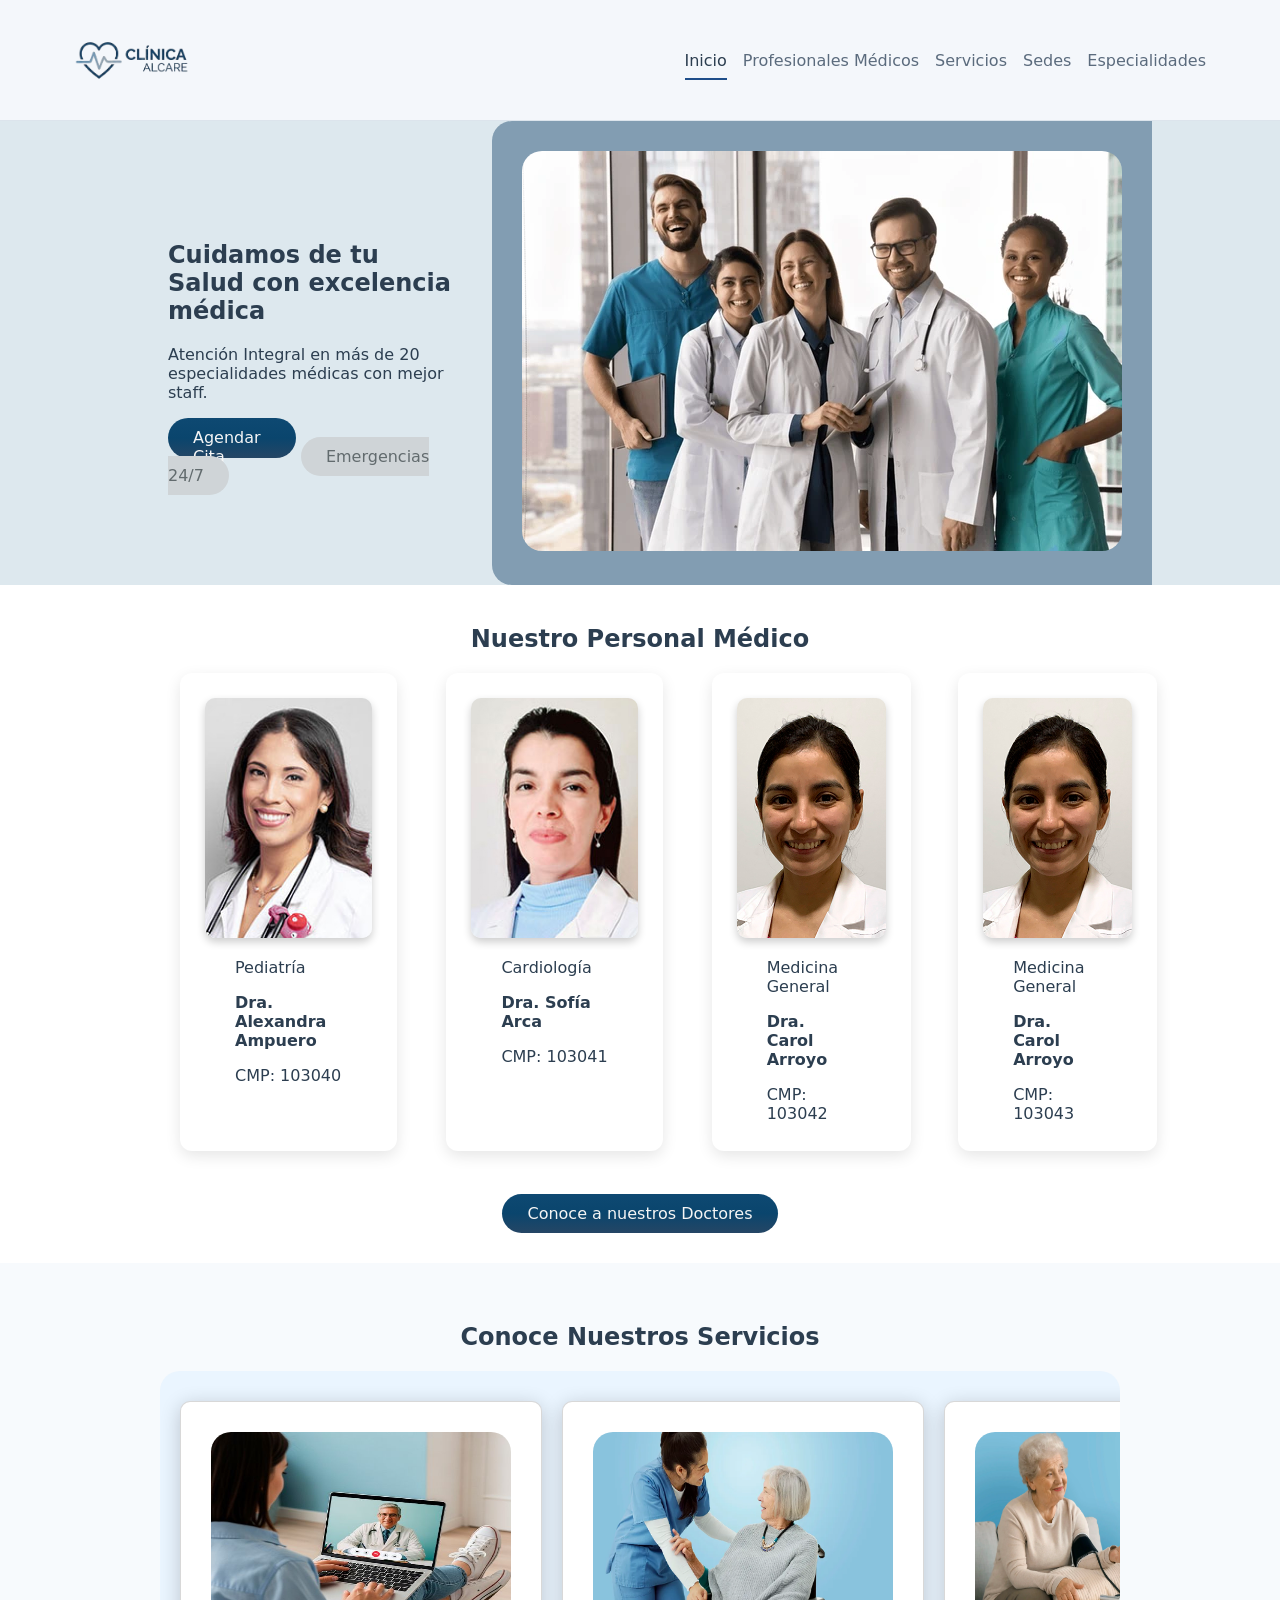
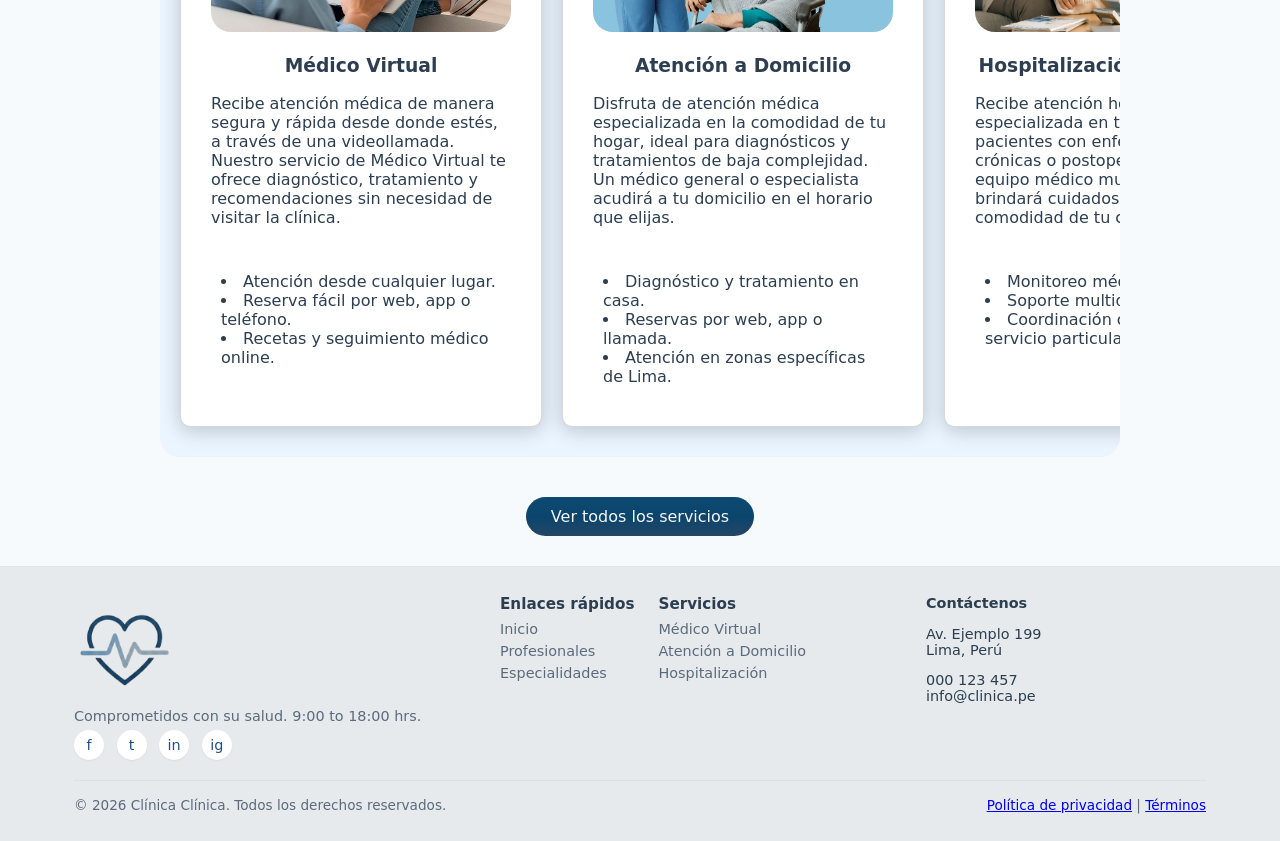
<file: index.html>
<!doctype html>
<html lang="es">

<head>
    <meta charset="UTF-8" />
    <meta name="viewport" content="width=device-width, initial-scale=1.0" />
    <link rel="stylesheet" href="estilos.css">
    <title>Clínica Internacional</title>
</head>

<body>
    <header class="cabecera">
        <div class="contentedorCabecera">
            <a href="#" class="Icono">
                <img src="images/logo.png" alt="Logo de la clínica" />
            </a>
            <nav>
                <ul class="nav">
                    <li><a href="index.html" class="nav__link nav__link--active">Inicio</a></li>
                    <li><a href="personalmedico.html" class="nav__link">Profesionales Médicos</a></li>
                    <li><a href="servicios.html" class="nav__link">Servicios</a></li>
                    <li><a href="paginaweb.html" class="nav__link">Sedes</a></li>
                    <li><a href="especialidades.html" class="nav__link">Especialidades</a></li>
                </ul>
            </nav>
        </div>
    </header>

    <div class="contenedorPrincipal">
        <section class="citas">
            <div class="seccion1">
                <div class="contenedorTexto">
                    <h1 class="tituloPrincipal">Cuidamos de tu Salud con excelencia médica</h1>
                    <p class="descripcion">Atención Integral en más de 20 especialidades médicas con mejor staff.
                    </p>
                    <a href="#" class="btnAzul">Agendar Cita</a>
                    <a href="#" class="botonPlomo">Emergencias 24/7</a>
                </div>
                <div class="contentedorImagen">
                    <img src="images/Doctores.webp" alt="Imagen de la clínica" class="imagenPrincipal">
                </div>
            </div>
        </section>
        <section class="personalMedico">
            <div class="nuestroPersonal">
                <h1 class="tituloPrincipal">Nuestro Personal Médico</h1>
                <div class="tarjetaDoctor">
                    <div class="tarjeta1">
                        <img alt="Doctor" src="images/alexandra-reserva.jpg" />
                        <div class="footerTarjeta">
                            <p>Pediatría</p>
                            <h4>Dra. Alexandra Ampuero</h4>
                            <p>CMP: 103040</p>
                        </div>
                    </div>
                    <div class="tarjeta1">
                        <img alt="Doctor" src="images/sofia-reserva.jpg" />
                        <div class="footerTarjeta">
                            <p>Cardiología</p>
                            <h4>Dra. Sofía Arca</h4>
                            <p>CMP: 103041</p>
                        </div>
                    </div>
                    <div class="tarjeta1">
                        <img alt="Doctor" src="images/carolarr-reserva.jpg" />
                        <div class="footerTarjeta">
                            <p>Medicina General</p>
                            <h4>Dra. Carol Arroyo</h4>
                            <p>CMP: 103042</p>
                        </div>
                    </div>
                    <div class="tarjeta1">
                        <img alt="Doctor" src="images/carolarr-reserva.jpg" />
                        <div class="footerTarjeta">
                            <p>Medicina General</p>
                            <h4>Dra. Carol Arroyo</h4>
                            <p>CMP: 103043</p>
                        </div>
                    </div>
                </div>
                <a href="#" class="botonDetalles">Conoce a nuestros Doctores</a>
            </div>
        </section>
        <section class="servicios">
            <div class="conocerServicios">
                <h1 class="tituloServicios">Conoce Nuestros Servicios</h1>
                <div class="carrusel">
                    <div class="servicio">
                        <img alt="Servicio" src="images/medicovirtual.jpg" />
                        <h3>Médico Virtual</h3>
                        <p>
                            Recibe atención médica de manera segura y rápida desde donde estés, a través de una
                            videollamada. Nuestro servicio de Médico Virtual te ofrece diagnóstico, tratamiento y
                            recomendaciones sin necesidad de visitar la clínica.<br><br>
                        </p>
                        <div class="servicioTxt">
                            <li>Atención desde cualquier lugar.</li>
                            <li>Reserva fácil por web, app o teléfono.</li>
                            <li>Recetas y seguimiento médico online.</li>
                        </div>
                    </div>
                    <div class="servicio">
                        <img alt="Servicio" src="images/atenciondomicilio.webp" />
                        <h3>Atención a Domicilio</h3>
                        <p>
                            Disfruta de atención médica especializada en la comodidad de tu hogar, ideal para
                            diagnósticos y tratamientos de baja complejidad. Un médico general o especialista acudirá a
                            tu domicilio en el horario que elijas.<br><br>
                        </p>
                        <div class="servicioTxt">
                            <li>Diagnóstico y tratamiento en casa.</li>
                            <li>Reservas por web, app o llamada.</li>
                            <li>Atención en zonas específicas de Lima.</li>
                        </div>
                    </div>
                    <div class="servicio">
                        <img alt="Servicio" src="images/Hospitalizacion_domiciliaria.webp" />
                        <h3>Hospitalización Domiciliaria</h3>
                        <p>
                            Recibe atención hospitalaria especializada en tu hogar, ideal para pacientes con
                            enfermedades crónicas o postoperatorios. Un equipo médico multidisciplinario brindará
                            cuidados avanzados en la comodidad de tu casa.<br><br></p>
                        <div class="servicioTxt">
                            <li>Monitoreo médico y terapias.</li>
                            <li>Soporte multidisciplinario 24/7.</li>
                            <li>Coordinación con tu seguro o servicio particular.</li>

                        </div>
                    </div>
                </div>
                <div class="verDetalles">
                    <a href="#" class="botonDetalles">Ver todos los servicios</a>
                </div>
            </div>
        </section>
        <footer class="piePagina">
            <div class="contenedorPiePagina">
                <div class="parteSuperiorFooter">
                    <div class="izquierdaFooter">
                        <div class="marcaFooter">
                            <div>
                                <img src="images/icono.png" alt="Logo de la clínica" class="logoFooterImagen">
                            </div>
                        </div>
                        <p class="notaFooter">Comprometidos con su salud. 9:00 to 18:00 hrs.</p>
                        <div class="redesSociales">
                            <a href="#" class="icon">f</a>
                            <a href="#" class="icon">t</a>
                            <a href="#" class="icon">in</a>
                            <a href="#" class="icon">ig</a>
                        </div>
                    </div>
                    <div class="centroFooter">
                        <div class="columnaFooter">
                            <h4>Enlaces rápidos</h4>
                            <ul>
                                <li><a href="#">Inicio</a></li>
                                <li><a href="#">Profesionales</a></li>
                                <li><a href="#">Especialidades</a></li>
                            </ul>
                        </div>
                        <div class="columnaFooter">
                            <h4>Servicios</h4>
                            <ul>
                                <li><a href="#">Médico Virtual</a></li>
                                <li><a href="#">Atención a Domicilio</a></li>
                                <li><a href="#">Hospitalización</a></li>
                            </ul>
                        </div>
                    </div>
                    <div class="derechaFooter">
                        <h4>Contáctenos</h4>
                        <p>Av. Ejemplo 199<br />Lima, Perú</p>
                        <p>000 123 457<br />info@clinica.pe</p>
                    </div>
                </div>
                <div class="parteInferiorFooter">
                    <div>© 2026 Clínica Clínica. Todos los derechos reservados.</div>
                    <div class="linksFooter"><a href="#">Política de privacidad</a> | <a href="#">Términos</a></div>
                </div>
            </div>
        </footer>
</body>

</html>
</file>
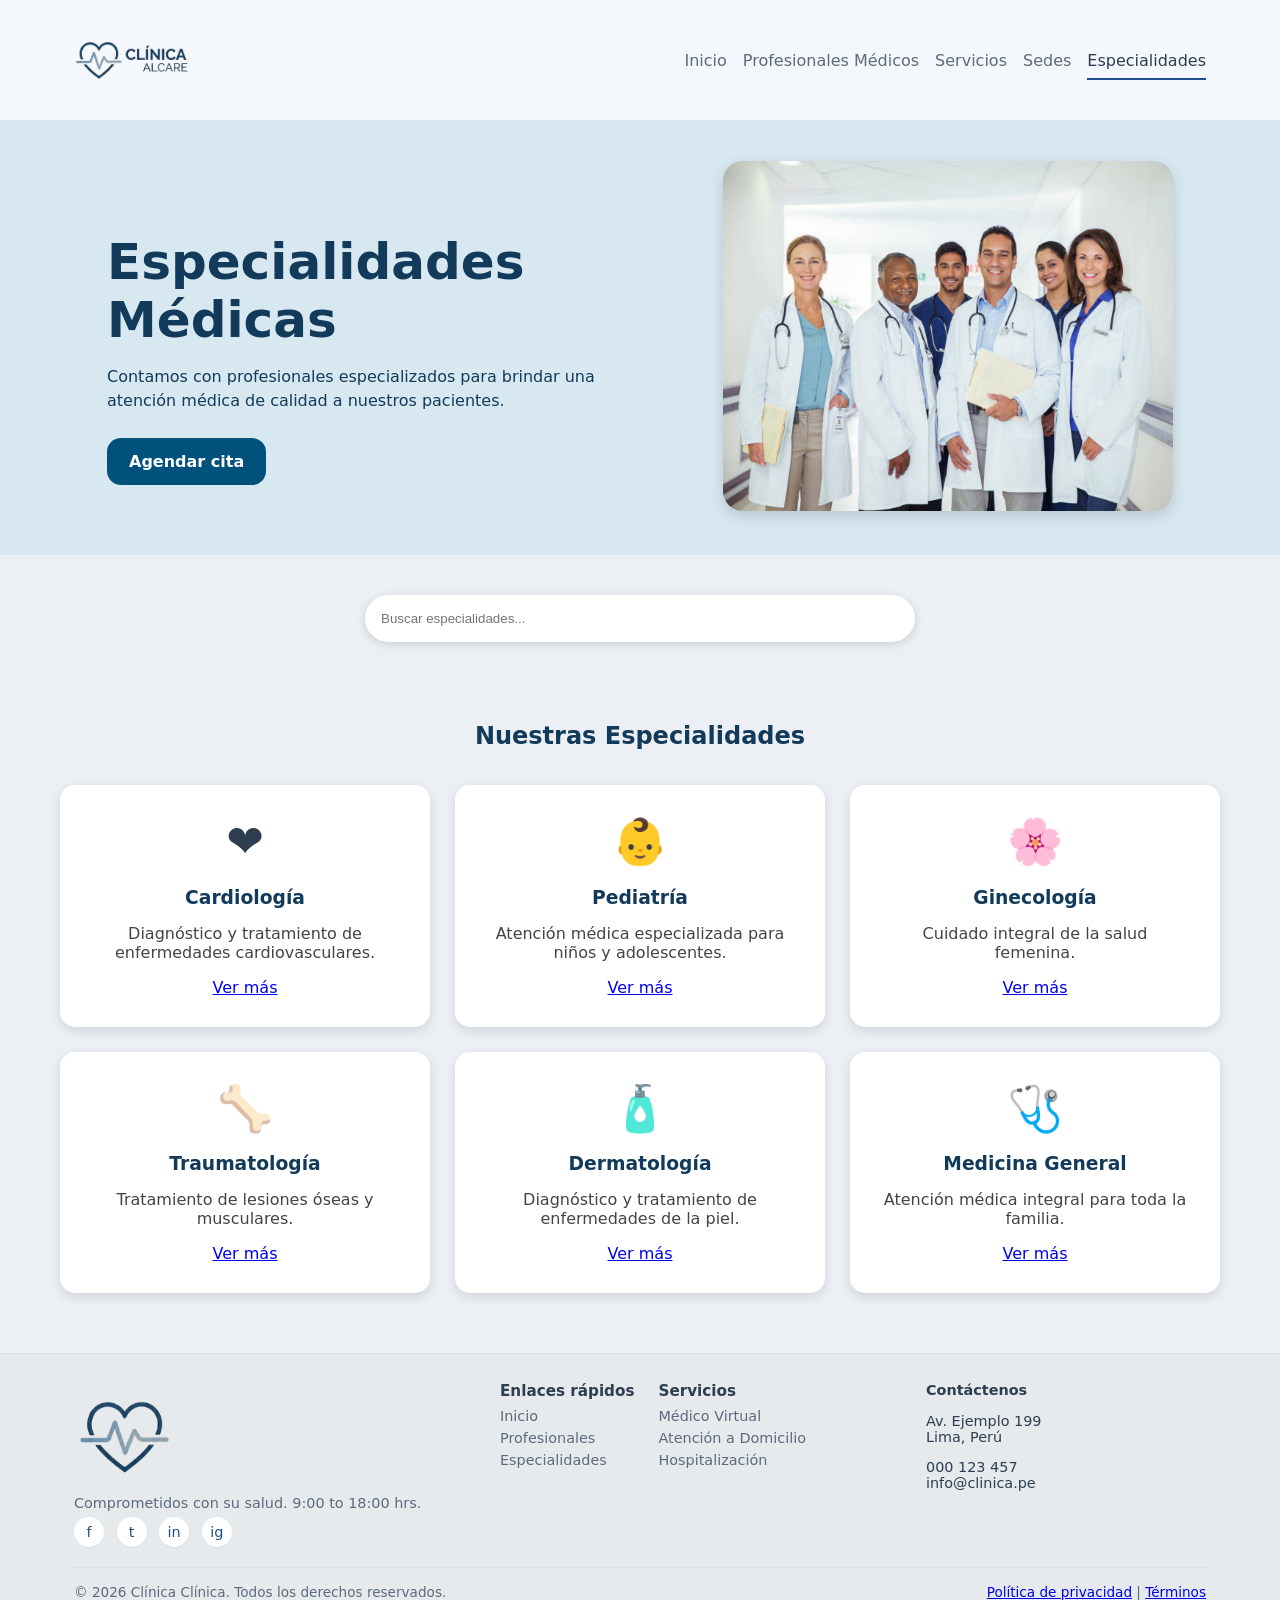
<file: especialidades.html>
<!DOCTYPE html>

<html lang="es">

<head>
    <meta charset="UTF-8">
    <meta name="viewport" content="width=device-width, initial-scale=1.0">
    <title>Especialidades Médicas - Clínica Alcare</title>
    <link rel="stylesheet" href="estilos.css">
</head>

<body>
    <header class="cabecera">
        <div class="contentedorCabecera">
            <a href="#" class="Icono">
                <img src="images/logo.png" alt="Logo de la clínica" />
            </a>
            <nav>
                <ul class="nav">
                    <li><a href="index.html" class="nav__link">Inicio</a></li>
                    <li><a href="personalmedico.html" class="nav__link">Profesionales Médicos</a></li>
                    <li><a href="servicios.html" class="nav__link">Servicios</a></li>
                    <li><a href="paginaweb.html" class="nav__link">Sedes</a></li>
                    <li><a href="especialidades.html" class="nav__link nav__link--active">Especialidades</a></li>
                </ul>
            </nav>
        </div>
    </header>
    <section class="banner">
        <div class="banner-texto">
            <h1>Especialidades Médicas</h1>
            <p>
                Contamos con profesionales especializados para brindar
                una atención médica de calidad a nuestros pacientes.
            </p>

            <a href="#" class="btn">Agendar cita</a>
        </div>

        <div class="banner-imagen">
            <img src="images/banner-medicos.jpg" alt="Banner Médicos">
        </div>


    </section>

    <section class="buscador">
        <input type="text" placeholder="Buscar especialidades...">
    </section>

    <section class="especialidades">


        <h2>Nuestras Especialidades</h2>

        <div class="cards">

            <div class="card">
                <div class="emoji">❤️</div>
                <h3>Cardiología</h3>
                <p>Diagnóstico y tratamiento de enfermedades cardiovasculares.</p>
                <a href="#" class="btn-card">Ver más</a>
            </div>

            <div class="card">
                <div class="emoji">👶</div>
                <h3>Pediatría</h3>
                <p>Atención médica especializada para niños y adolescentes.</p>
                <a href="#" class="btn-card">Ver más</a>
            </div>

            <div class="card">
                <div class="emoji">🌸</div>
                <h3>Ginecología</h3>
                <p>Cuidado integral de la salud femenina.</p>
                <a href="#" class="btn-card">Ver más</a>
            </div>

            <div class="card">
                <div class="emoji">🦴</div>
                <h3>Traumatología</h3>
                <p>Tratamiento de lesiones óseas y musculares.</p>
                <a href="#" class="btn-card">Ver más</a>
            </div>

            <div class="card">
                <div class="emoji">🧴</div>
                <h3>Dermatología</h3>
                <p>Diagnóstico y tratamiento de enfermedades de la piel.</p>
                <a href="#" class="btn-card">Ver más</a>
            </div>

            <div class="card">
                <div class="emoji">🩺</div>
                <h3>Medicina General</h3>
                <p>Atención médica integral para toda la familia.</p>
                <a href="#" class="btn-card">Ver más</a>
            </div>

        </div>


    </section>

    <footer class="piePagina">
        <div class="contenedorPiePagina">
            <div class="parteSuperiorFooter">
                <div class="izquierdaFooter">
                    <div class="marcaFooter">
                        <div>
                            <img src="images/icono.png" alt="Logo de la clínica" class="logoFooterImagen">
                        </div>
                    </div>
                    <p class="notaFooter">Comprometidos con su salud. 9:00 to 18:00 hrs.</p>
                    <div class="redesSociales">
                        <a href="#" class="icon">f</a>
                        <a href="#" class="icon">t</a>
                        <a href="#" class="icon">in</a>
                        <a href="#" class="icon">ig</a>
                    </div>
                </div>
                <div class="centroFooter">
                    <div class="columnaFooter">
                        <h4>Enlaces rápidos</h4>
                        <ul>
                            <li><a href="#">Inicio</a></li>
                            <li><a href="#">Profesionales</a></li>
                            <li><a href="#">Especialidades</a></li>
                        </ul>
                    </div>
                    <div class="columnaFooter">
                        <h4>Servicios</h4>
                        <ul>
                            <li><a href="#">Médico Virtual</a></li>
                            <li><a href="#">Atención a Domicilio</a></li>
                            <li><a href="#">Hospitalización</a></li>
                        </ul>
                    </div>
                </div>
                <div class="derechaFooter">
                    <h4>Contáctenos</h4>
                    <p>Av. Ejemplo 199<br />Lima, Perú</p>
                    <p>000 123 457<br />info@clinica.pe</p>
                </div>
            </div>
            <div class="parteInferiorFooter">
                <div>© 2026 Clínica Clínica. Todos los derechos reservados.</div>
                <div class="linksFooter"><a href="#">Política de privacidad</a> | <a href="#">Términos</a></div>
            </div>
        </div>
    </footer>

</body>

</html>
</file>
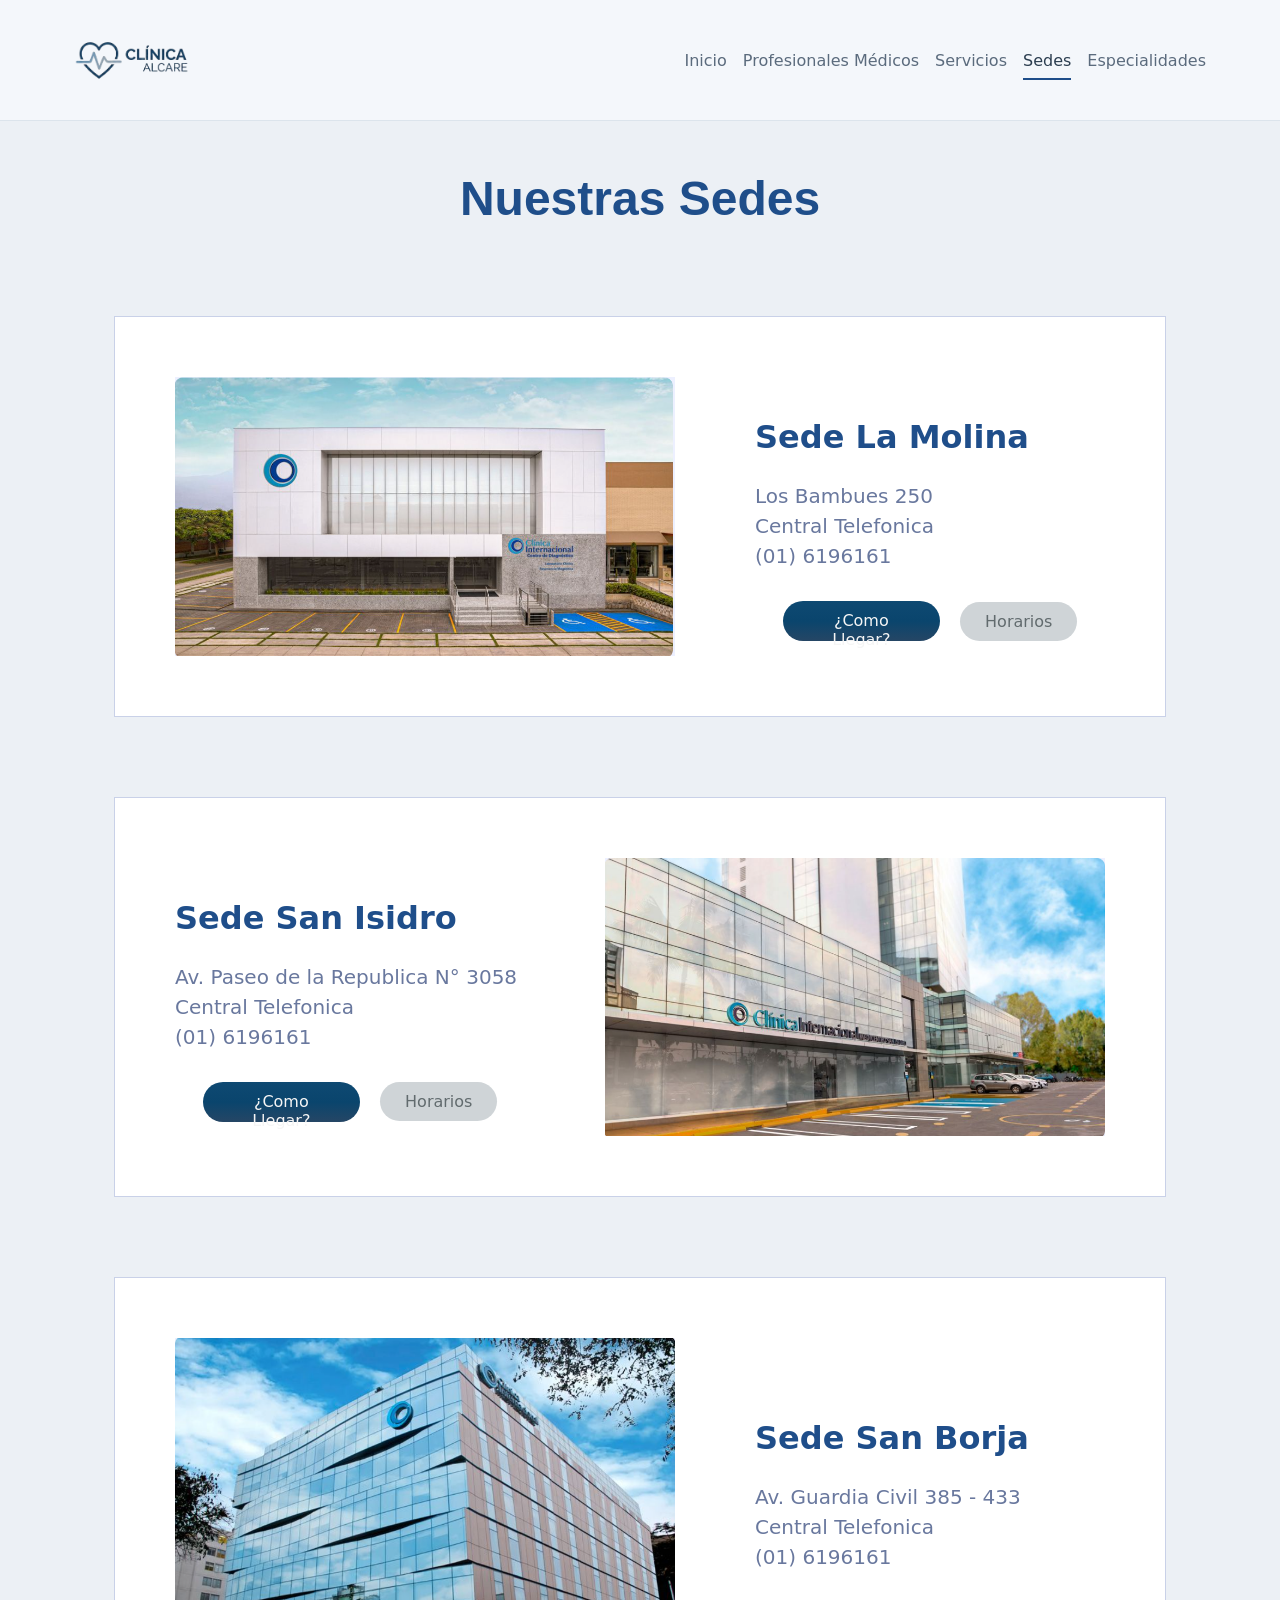
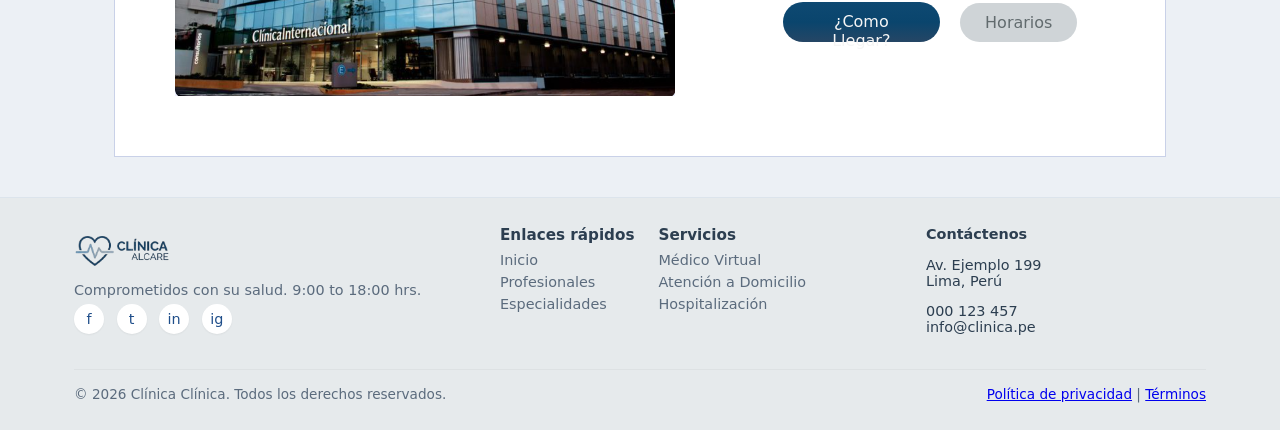
<file: paginaweb.html>
<!doctype html>
<html lang="es">

<head>
    <meta charset="utf-8">
    <link href="estilos.css" rel="stylesheet">
    <title>NuestrasSedes</title>
</head>

<body>
    <div id="contenedor">
        <header class="cabecera">
            <div class="contentedorCabecera">
                <a href="#" class="Icono">
                    <img src="images/logo.png" alt="Logo de la clínica" />
                </a>
                <nav>
                    <ul class="nav">
                        <li><a href="index.html" class="nav__link">Inicio</a></li>
                        <li><a href="personalmedico.html" class="nav__link">Profesionales Médicos</a></li>
                        <li><a href="servicios.html" class="nav__link">Servicios</a></li>
                        <li><a href="paginaweb.html" class="nav__link nav__link--active">Sedes</a></li>
                        <li><a href="especialidades.html" class="nav__link">Especialidades</a></li>
                    </ul>
                </nav>
            </div>
        </header>
        <main>

            <h1 class="tituloSedes">Nuestras Sedes</h1>

            <section class="contenedorSedes">
                <div class="sede">
                    <div class="imagenSede">
                        <img src="images/1.png">
                    </div>
                    <div class="infoSede">
                        <h2>Sede La Molina</h2>
                        <p>
                            Los Bambues 250<br>
                            Central Telefonica<br>
                            (01) 6196161<br>
                        </p>
                        <div class="botones">
                            <a href="" class="btnAzul">¿Como Llegar?</a>
                            <a href="https://clinicainternacional.com.pe/sede/la-molina/"
                                class="botonPlomo">Horarios</a>
                        </div>
                    </div>
                </div>

                <div class="sede">
                    <div class="infoSede">
                        <h2>Sede San Isidro</h2>
                        <p>
                            Av. Paseo de la Republica N° 3058<br>
                            Central Telefonica<br>
                            (01) 6196161<br>
                        </p>
                        <div class="botones">
                            <a href="https://clinicainternacional.com.pe/sede/san-isidro/" class="btnAzul">¿Como
                                Llegar?</a>
                            <a href="" class="botonPlomo">Horarios</a>
                        </div>
                    </div>
                    <div class="imagenSede">
                        <img src="images/2.png">
                    </div>

                </div>

                <div class="sede">
                    <div class="imagenSede">
                        <img src="images/3.png">
                    </div>
                    <div class="infoSede">
                        <h2>Sede San Borja</h2>
                        <p>
                            Av. Guardia Civil 385 - 433<br>
                            Central Telefonica<br>
                            (01) 6196161<br>
                        </p>
                        <div class="botones">
                            <a href="https://clinicainternacional.com.pe/sede/san-borja/" class="btnAzul">¿Como
                                Llegar?</a>
                            <a href="" class="botonPlomo">Horarios</a>
                        </div>
                    </div>
                </div>
            </section>
        </main>

        <footer class="piePagina">
            <div class="contenedorPiePagina">
                <div class="parteSuperiorFooter">
                    <div class="izquierdaFooter">
                        <div class="marcaFooter">
                            <img src="images/6.png" alt="Logo" class="logoFooterImg">
                        </div>
                        <p class="notaFooter">Comprometidos con su salud. 9:00 to 18:00 hrs.</p>
                        <div class="redesSociales">
                            <a href="#" class="icon">f</a>
                            <a href="#" class="icon">t</a>
                            <a href="#" class="icon">in</a>
                            <a href="#" class="icon">ig</a>
                        </div>
                    </div>
                    <div class="centroFooter">
                        <div class="columnaFooter">
                            <h4>Enlaces rápidos</h4>
                            <ul>
                                <li><a href="#">Inicio</a></li>
                                <li><a href="#">Profesionales</a></li>
                                <li><a href="#">Especialidades</a></li>
                            </ul>
                        </div>
                        <div class="columnaFooter">
                            <h4>Servicios</h4>
                            <ul>
                                <li><a href="#">Médico Virtual</a></li>
                                <li><a href="#">Atención a Domicilio</a></li>
                                <li><a href="#">Hospitalización</a></li>
                            </ul>
                        </div>
                    </div>
                    <div class="derechaFooter">
                        <h4>Contáctenos</h4>
                        <p>Av. Ejemplo 199<br />Lima, Perú</p>
                        <p>000 123 457<br />info@clinica.pe</p>
                    </div>
                </div>
                <div class="parteInferiorFooter">
                    <div>© 2026 Clínica Clínica. Todos los derechos reservados.</div>
                    <div class="linksFooter"><a href="#">Política de privacidad</a> | <a href="#">Términos</a></div>
                </div>
            </div>
        </footer>
    </div>
    <script>
    </script>
</body>

</html>
</file>
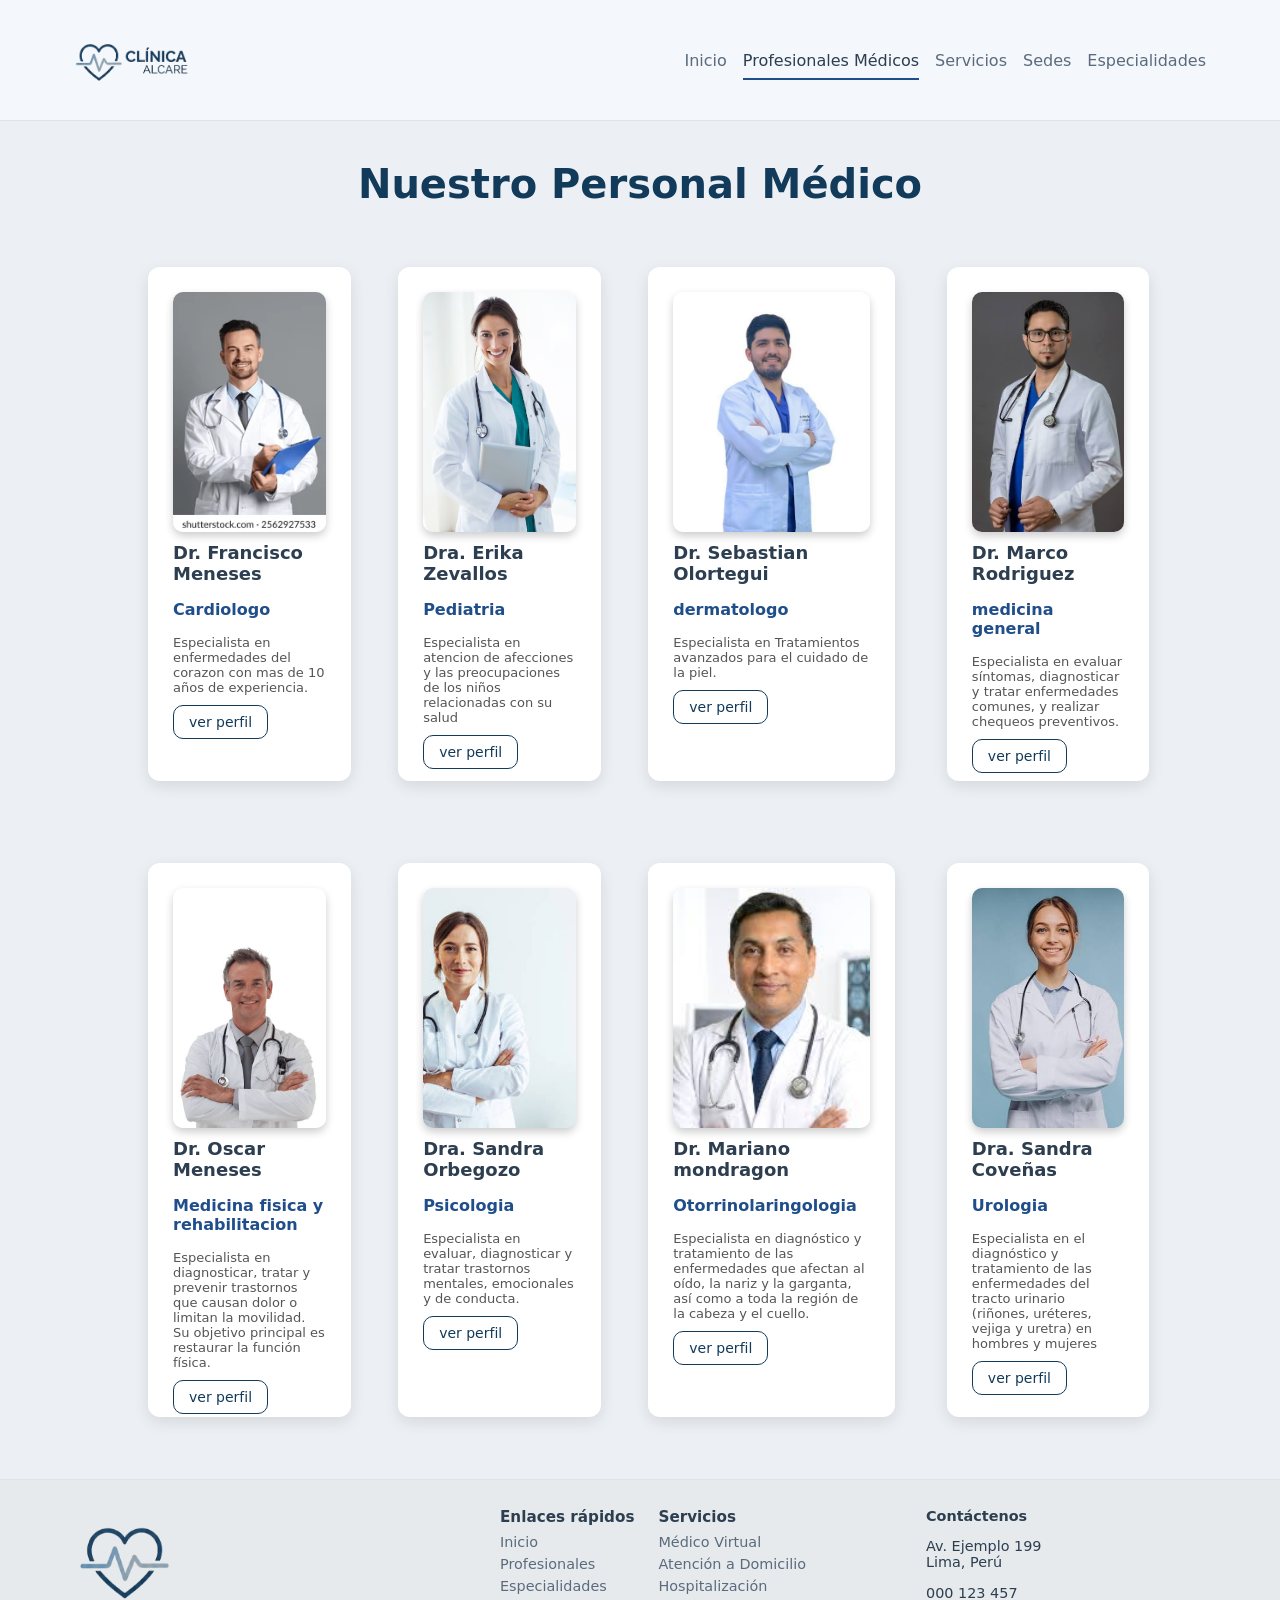
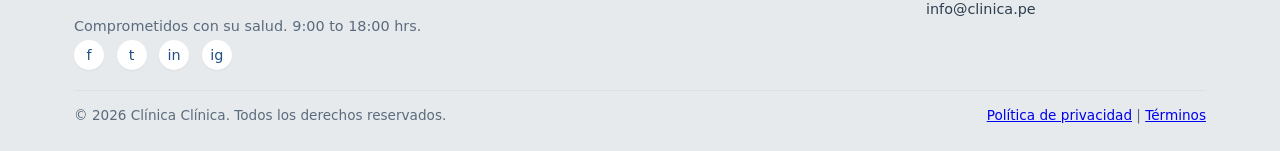
<file: personalmedico.html>
<html lang="es">
  <head>
    <meta charset="UTF-8" />
    <meta name="viewport" content="width=device-width, initial-scale=1.0" />
    <title>Personal Medico</title>
    <link rel="stylesheet" href="estilos.css">
  </head>

  <body>
    <div class="page-container">

      <header class="cabecera">
        <div class="contentedorCabecera">
            <a href="#" class="Icono">
                <img src="images/logo.png" alt="Logo de la clínica" />
            </a>
            <nav>
                <ul class="nav">
                    <li><a href="index.html" class="nav__link">Inicio</a></li>
                    <li><a href="personalmedico.html" class="nav__link nav__link--active">Profesionales Médicos</a></li>
                    <li><a href="servicios.html" class="nav__link">Servicios</a></li>
                    <li><a href="paginaweb.html" class="nav__link">Sedes</a></li>
                    <li><a href="especialidades.html" class="nav__link">Especialidades</a></li>
                </ul>
            </nav>
        </div>
    </header>
 </header><!--aca termina la cabecera-->


<section class="Médicos" >
            <div class="nuestroPersonal">
                <h1 class="tituloPrincipalPersonal">Nuestro Personal Médico</h1>

                <div class="tarjetaDoctor">

                    <div class="tarjeta1">
                        <img src="images/doctor1.png"  alt="doctor">
                        <h3>Dr. Francisco Meneses</h3>
                        <p class="especialidad">Cardiologo</p>
                        <p class="descripcionDoctor">Especialista en enfermedades del corazon con mas de 10 años de experiencia.</p>
                        <a href="#" class="botondetalles">ver perfil</a>
                    </div>

                    <div class="tarjeta1">
                        <img src="images/doctor2.png"  alt="doctor">
                        <h3>Dra. Erika Zevallos</h3>
                        <p class="especialidad">Pediatria</p>
                        <p class="descripcionDoctor">Especialista en atencion de afecciones y las preocupaciones de los niños relacionadas con su salud</p>
                        <a href="#" class="botondetalles">ver perfil</a>
                    </div>

                    <div class="tarjeta1">
                        <img src="images/doctor3.png"  alt="doctor">
                        <h3>Dr. Sebastian Olortegui</h3>
                        <p class="especialidad">dermatologo</p>
                        <p class="descripcionDoctor">Especialista en Tratamientos avanzados para el cuidado de la piel.</p>
                        <a href="#" class="botondetalles">ver perfil</a>
                    </div>

                    <div class="tarjeta1">
                        <img src="images/doctor4.png"  alt="doctor">
                        <h3>Dr. Marco Rodriguez</h3>
                        <p class="especialidad">medicina general</p>
                        <p class="descripcionDoctor">Especialista en evaluar síntomas, diagnosticar y tratar enfermedades comunes, y realizar chequeos preventivos. </p>
                        <a href="#" class="botondetalles">ver perfil</a>
                    </div>

                    <div class="tarjeta1">
                        <img src="images/doctor5.png"  alt="doctor">
                        <h3>Dr. Oscar Meneses</h3>
                        <p class="especialidad">Medicina fisica y rehabilitacion</p>
                        <p class="descripcionDoctor">Especialista en diagnosticar, tratar y prevenir trastornos que causan dolor o limitan la movilidad. Su objetivo principal es restaurar la función física. </p>
                        <a href="#" class="botondetalles">ver perfil</a>
                    </div>

                    <div class="tarjeta1">
                        <img src="images/doctor6.png"  alt="doctor">
                        <h3>Dra. Sandra Orbegozo</h3>
                        <p class="especialidad">Psicologia</p>
                        <p class="descripcionDoctor">Especialista en  evaluar, diagnosticar y tratar trastornos mentales, emocionales y de conducta. </p>
                        <a href="#" class="botondetalles">ver perfil</a>
                    </div>

                    <div class="tarjeta1">
                        <img src="images/doctor7.png"  alt="doctor">
                        <h3>Dr. Mariano mondragon</h3>
                        <p class="especialidad">Otorrinolaringologia</p>
                        <p class="descripcionDoctor">Especialista en  diagnóstico y tratamiento de las enfermedades que afectan al oído, la nariz y la garganta, así como a toda la región de la cabeza y el cuello.</p>
                        <a href="#" class="botondetalles">ver perfil</a>
                    </div>

                    <div class="tarjeta1">
                        <img src="images/doctor8.png"  alt="doctor">
                        <h3>Dra. Sandra Coveñas</h3>
                        <p class="especialidad">Urologia</p>
                        <p class="descripcionDoctor">Especialista en el diagnóstico y tratamiento de las enfermedades del tracto urinario (riñones, uréteres, vejiga y uretra) en hombres y mujeres</p>
                        <a href="#" class="botondetalles">ver perfil</a>
                    </div>
                </div>
        </section>
        <footer class="piePagina">
            <div class="contenedorPiePagina">
                <div class="parteSuperiorFooter">
                    <div class="izquierdaFooter">
                        <div class="marcaFooter">
                            <div>
                                <img src="images/icono.png" alt="Logo de la clínica" class="logoFooterImagen">
                            </div>
                        </div>
                        <p class="notaFooter">Comprometidos con su salud. 9:00 to 18:00 hrs.</p>
                        <div class="redesSociales">
                            <a href="#" class="icon">f</a>
                            <a href="#" class="icon">t</a>
                            <a href="#" class="icon">in</a>
                            <a href="#" class="icon">ig</a>
                        </div>
                    </div>
                    <div class="centroFooter">
                        <div class="columnaFooter">
                            <h4>Enlaces rápidos</h4>
                            <ul>
                                <li><a href="#">Inicio</a></li>
                                <li><a href="#">Profesionales</a></li>
                                <li><a href="#">Especialidades</a></li>
                            </ul>
                        </div>
                        <div class="columnaFooter">
                            <h4>Servicios</h4>
                            <ul>
                                <li><a href="#">Médico Virtual</a></li>
                                <li><a href="#">Atención a Domicilio</a></li>
                                <li><a href="#">Hospitalización</a></li>
                            </ul>
                        </div>
                    </div>
                    <div class="derechaFooter">
                        <h4>Contáctenos</h4>
                        <p>Av. Ejemplo 199<br />Lima, Perú</p>
                        <p>000 123 457<br />info@clinica.pe</p>
                    </div>
                </div>
                <div class="parteInferiorFooter">
                    <div>© 2026 Clínica Clínica. Todos los derechos reservados.</div>
                    <div class="linksFooter"><a href="#">Política de privacidad</a> | <a href="#">Términos</a></div>
                </div>
            </div>
        </footer>
</body>

</html>
</file>
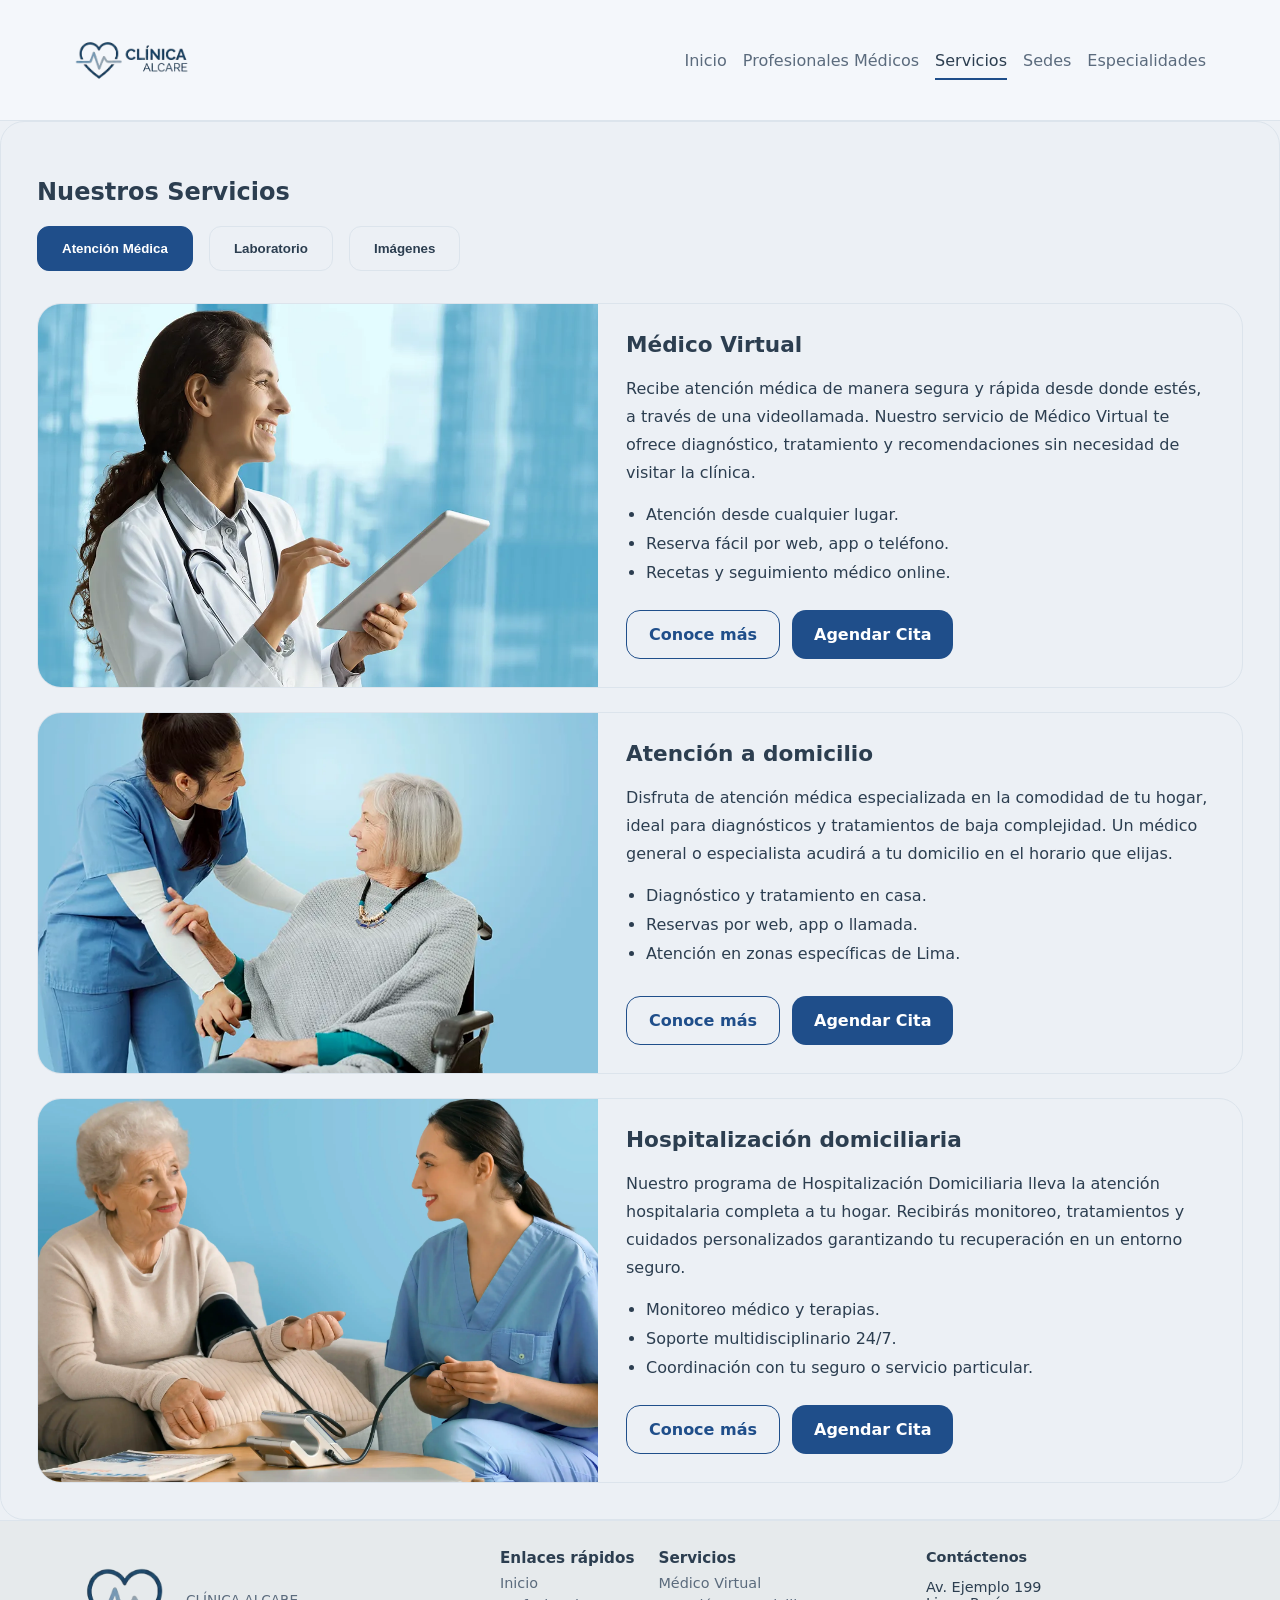
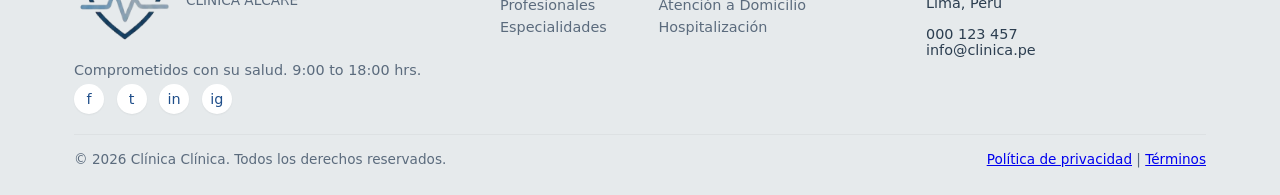
<file: servicios.html>
<!doctype html>
<html lang="es">

<head>
  <meta charset="UTF-8" />
  <meta name="viewport" content="width=device-width, initial-scale=1.0" />
  <title>Servicios Médicos</title>
  <link rel="stylesheet" href="estilos.css" />
</head>

<body>
  <div class="page-container">
    <header class="cabecera">
      <div class="contentedorCabecera">
        <a href="#" class="Icono">
          <img src="images/logo.png" alt="Logo de la clínica" />
        </a>
        <nav>
          <ul class="nav">
            <li><a href="index.html" class="nav__link">Inicio</a></li>
            <li><a href="personalmedico.html" class="nav__link">Profesionales Médicos</a></li>
            <li><a href="servicios.html" class="nav__link nav__link--active">Servicios</a></li>
            <li><a href="paginaweb.html" class="nav__link">Sedes</a></li>
            <li><a href="especialidades.html" class="nav__link">Especialidades</a></li>
          </ul>
        </nav>
      </div>
    </header>
    <!--aca termina la cabecera-->

    <main>
      <section class="services-section" id="servicios">
        <h1>Nuestros Servicios</h1>

        <div class="service-tabs" role="tablist" aria-label="Categorías de servicios">
          <button class="tab-button active" type="button" data-service="medica">
            Atención Médica
          </button>
          <button class="tab-button" type="button" data-service="laboratorio">
            Laboratorio
          </button>
          <button class="tab-button" type="button" data-service="imagenes">
            Imágenes
          </button>
        </div>

        <div class="cards-row">
          <article class="service-card">
            <div class="card-image">
              <img class="card-img" src="" alt="Médico Virtual" />
            </div>
            <div class="card-body">
              <h3 class="card-title">Médico Virtual</h3>
              <p class="card-desc">
                Recibe atención médica de manera segura y rápida desde donde
                estés, a través de una videollamada. Nuestro servicio de
                Médico Virtual te ofrece diagnóstico, tratamiento y
                recomendaciones sin necesidad de visitar la clínica.
              </p>
              <ul class="card-list">
                <li>Atención desde cualquier lugar.</li>
                <li>Reserva fácil por web, app o teléfono.</li>
                <li>Recetas y seguimiento médico online.</li>
              </ul>
              <div class="card-actions">
                <a class="btn btn-outline" href="#">Conoce más</a>
                <a class="btn btn-primary" href="#">Agendar Cita</a>
              </div>
            </div>
          </article>

          <article class="service-card">
            <div class="card-image">
              <img class="card-img" src="" alt="Atención a domicilio" />
            </div>
            <div class="card-body">
              <h3 class="card-title">Atención a domicilio</h3>
              <p class="card-desc">
                Disfruta de atención médica especializada en la comodidad de
                tu hogar, ideal para diagnósticos y tratamientos de baja
                complejidad. Un médico general o especialista acudirá a tu
                domicilio en el horario que elijas.
              </p>
              <ul class="card-list">
                <li>Diagnóstico y tratamiento en casa.</li>
                <li>Reservas por web, app o llamada.</li>
                <li>Atención en zonas específicas de Lima.</li>
              </ul>
              <div class="card-actions">
                <a class="btn btn-outline" href="#">Conoce más</a>
                <a class="btn btn-primary" href="#">Agendar Cita</a>
              </div>
            </div>
          </article>

          <article class="service-card">
            <div class="card-image">
              <img class="card-img" src="" alt="Hospitalización domiciliaria" />
            </div>
            <div class="card-body">
              <h3 class="card-title">Hospitalización domiciliaria</h3>
              <p class="card-desc">
                Nuestro programa de Hospitalización Domiciliaria lleva la
                atención hospitalaria completa a tu hogar. Recibirás
                monitoreo, tratamientos y cuidados personalizados garantizando
                tu recuperación en un entorno seguro.
              </p>
              <ul class="card-list">
                <li>Monitoreo médico y terapias.</li>
                <li>Soporte multidisciplinario 24/7.</li>
                <li>Coordinación con tu seguro o servicio particular.</li>
              </ul>
              <div class="card-actions">
                <a class="btn btn-outline" href="#">Conoce más</a>
                <a class="btn btn-primary" href="#">Agendar Cita</a>
              </div>
            </div>
          </article>
        </div>
      </section>
    </main>

    <footer class="piePagina">
      <div class="contenedorPiePagina">
        <div class="parteSuperiorFooter">
          <div class="izquierdaFooter">
            <div class="marcaFooter">
              <div class="logoFooter">
                <img src="images/icono.png" />
              </div>
              <div>
                <strong class="tituloFooter"></strong>
                <div class="subtituloFooter">CLÍNICA ALCARE</div>
              </div>
            </div>
            <p class="notaFooter">
              Comprometidos con su salud. 9:00 to 18:00 hrs.
            </p>
            <div class="redesSociales">
              <a href="#" class="icon">f</a>
              <a href="#" class="icon">t</a>
              <a href="#" class="icon">in</a>
              <a href="#" class="icon">ig</a>
            </div>
          </div>
          <div class="centroFooter">
            <div class="columnaFooter">
              <h4>Enlaces rápidos</h4>
              <ul>
                <li><a href="#">Inicio</a></li>
                <li><a href="#">Profesionales</a></li>
                <li><a href="#">Especialidades</a></li>
              </ul>
            </div>
            <div class="columnaFooter">
              <h4>Servicios</h4>
              <ul>
                <li><a href="#">Médico Virtual</a></li>
                <li><a href="#">Atención a Domicilio</a></li>
                <li><a href="#">Hospitalización</a></li>
              </ul>
            </div>
          </div>
          <div class="derechaFooter">
            <h4>Contáctenos</h4>
            <p>Av. Ejemplo 199<br />Lima, Perú</p>
            <p>000 123 457<br />info@clinica.pe</p>
          </div>
        </div>
        <div class="parteInferiorFooter">
          <div>© 2026 Clínica Clínica. Todos los derechos reservados.</div>
          <div class="linksFooter">
            <a href="#">Política de privacidad</a> | <a href="#">Términos</a>
          </div>
        </div>
      </div>
    </footer>
  </div>
  <script>
    const serviceData = {
      medica: [
        {
          title: "Médico Virtual",
          description:
            "Recibe atención médica de manera segura y rápida desde donde estés, a través de una videollamada. Nuestro servicio de Médico Virtual te ofrece diagnóstico, tratamiento y recomendaciones sin necesidad de visitar la clínica.",
          features: [
            "Atención desde cualquier lugar.",
            "Reserva fácil por web, app o teléfono.",
            "Recetas y seguimiento médico online.",
          ],
          image: "images/servicio_medicovirtual_cc_9e471a79f1.webp",
        },
        {
          title: "Atención a domicilio",
          description:
            "Disfruta de atención médica especializada en la comodidad de tu hogar, ideal para diagnósticos y tratamientos de baja complejidad. Un médico general o especialista acudirá a tu domicilio en el horario que elijas.",
          features: [
            "Diagnóstico y tratamiento en casa.",
            "Reservas por web, app o llamada.",
            "Atención en zonas específicas de Lima.",
          ],
          image: "images/servicio_atenciondomicilio_8b6fc50594.webp",
        },
        {
          title: "Hospitalización domiciliaria",
          description:
            "Nuestro programa de Hospitalización Domiciliaria lleva la atención hospitalaria completa a tu hogar. Recibirás monitoreo, tratamientos y cuidados personalizados garantizando tu recuperación en un entorno seguro.",
          features: [
            "Monitoreo médico y terapias.",
            "Soporte multidisciplinario 24/7.",
            "Coordinación con tu seguro o servicio particular.",
          ],
          image: "images/Hospitalizacion_domiciliaria_2aed164b08.webp",
        },
      ],
      laboratorio: [
        {
          title: "Exámenes de laboratorio",
          description:
            "Realiza pruebas clínicas completas con tecnología de punta. Resultados rápidos y confiables para diagnósticos precisos.",
          features: [
            "Toma de muestras profesional.",
            "Análisis clínicos en laboratorio certificado.",
            "Informe rápido en formato digital.",
          ],
          image: "images/LaboratoryTests_share.jpg",
        },
        {
          title: "Panel de bioquímica",
          description:
            "Evalúa tu salud con análisis de sangre, colesterol, glucosa y más. Un paquete completo para chequeos preventivos.",
          features: [
            "Panel completo de química sanguínea.",
            "Interpretación por especialistas.",
            "Recomendaciones personalizadas.",
          ],
          image: "images/lab4.jpg",
        },
        {
          title: "Pruebas rápidas",
          description:
            "Pruebas exprés para detección de infecciones y enfermedades comunes. Seguridad y resultados en pocas horas.",
          features: [
            "Pruebas rápidas de antígenos.",
            "Protocolos de bioseguridad.",
            "Entrega de resultados online.",
          ],
          image:
            "images/equipo-medico-prueba-sangre-tubos-contenedores_179755-436.jpg",
        },
      ],
      imagenes: [
        {
          title: "Rayos X",
          description:
            "Obtén diagnósticos claros con estudios de Rayos X. Ideal para detectar lesiones óseas y cambios en el tórax.",
          features: [
            "Equipos modernos de radiología.",
            "Toma rápida y segura.",
            "Interpretación por radiólogos expertos.",
          ],
          image:
            "images/un-tecnico-de-rayos-x-en-un-hospital-realizando-una-radiografia-a-un-paciente.jpg",
        },
        {
          title: "Ecografía",
          description:
            "Estudios ecográficos para control prenatal, abdominal y musculoesquelético con resultados detallados.",
          features: [
            "Ecografías 2D y 3D.",
            "Evaluación de órganos y tejidos.",
            "Informe clínico completo.",
          ],
          image: "images/ecografia-pelvica-1.jpg",
        },
        {
          title: "Resonancia magnética",
          description:
            "Imágenes avanzadas para evaluaciones profundas del cuerpo. Ideal para neurología y ortopedia.",
          features: [
            "Alta resolución diagnóstica.",
            "Protocolos seguros.",
            "Atención especializada.",
          ],
          image: "images/servicios_cdi_2552854120.webp",
        },
      ],
    };

    const cardElements = document.querySelectorAll(".service-card");
    const tabButtons = document.querySelectorAll(".tab-button");

    function renderCategory(category) {
      const cards = serviceData[category] || serviceData.medica;

      cardElements.forEach((cardElement, index) => {
        const cardData = cards[index];
        if (!cardData) return;

        cardElement.querySelector(".card-title").textContent = cardData.title;
        cardElement.querySelector(".card-desc").textContent =
          cardData.description;

        const list = cardElement.querySelector(".card-list");
        list.innerHTML = "";
        cardData.features.forEach((feature) => {
          const li = document.createElement("li");
          li.textContent = feature;
          list.appendChild(li);
        });

        const img = cardElement.querySelector(".card-img");
        img.src = cardData.image;
        img.alt = cardData.title;
      });
    }

    tabButtons.forEach((button) => {
      button.addEventListener("click", () => {
        tabButtons.forEach((btn) => btn.classList.remove("active"));
        button.classList.add("active");
        renderCategory(button.dataset.service);
      });
    });

    renderCategory("medica");
  </script>
</body>

</html>
</file>
<file: estilos.css>
:root {
  --bg: #ecf0f5;
  --header-bg: #f4f7fb;
  --text: #2c3e50;
  --muted: #5b6b7d;
  --border: #dce4ec;
  --accent: #1f4e8a;
}

* {
  box-sizing: border-box;
}

body {
  margin: 0;
  font-family:
    Inter,
    system-ui,
    -apple-system,
    BlinkMacSystemFont,
    "Segoe UI",
    sans-serif;
  background: var(--bg);
  color: var(--text);
}

/*HEADER*/
.cabecera {
  background: var(--header-bg);
  border-bottom: 1px solid var(--border);
}

.Icono img {
  width: 120px;
}

.contentedorCabecera {
  max-width: 1180px;
  margin: 0 auto;
  padding: 18px 24px;
  display: flex;
  align-items: center;
  justify-content: space-between;
  height: 120px;
}

.icono {
  display: flex;
  align-items: center;
  gap: 12px;
}

.tituloMarca {
  margin: 0;
  font-size: 0.95rem;
  font-weight: 700;
  letter-spacing: 0.02em;
}

.subtituloMarca {
  margin: 0;
  color: var(--muted);
  font-size: 0.85rem;
}

.nav {
  display: flex;
  gap: 28px;
  list-style: none;
  margin: 0;
  padding: 0;
  flex-wrap: wrap;
  justify-content: center;
  gap: 16px;
  width: 100%;
}

.nav__item {
  font-size: 0.95rem;
}

.nav__link {
  text-decoration: none;
  color: var(--muted);
  padding: 8px 0;
  transition: color 0.2s ease;
}

.nav__link:hover,
.nav__link--active {
  color: var(--text);
  border-bottom: 2px solid var(--accent);
}

/*Contenedor principal*/

.contenedorPrincipal {
  margin: 0 auto;
  width: 100%;
}

.seccion1 {
  display: flex;
  justify-content: center;
  align-items: center;
  width: 80%;
}

.citas {
  display: flex;
  flex-direction: column;
  justify-content: center;
  align-items: center;
  background-color: #dde8ee;
}

.seccion1 .contenedorTexto {
  padding: 40px;
  justify-content: center;
  align-items: center;
  width: 100vw;
}

.seccion1 .contentedorImagen {
  background-color: #829db2;
  padding: 30px;
  border-radius: 20px 0px 0px 20px;
}

.contentedorImagen img {
  border-radius: 20px;
}

.personalMedico {
  background-color: white;
  margin: 0 auto;
  text-align: center;
  display: flex;
  justify-content: center;
  align-items: center;
  flex-direction: column;
  width: 100%;
  padding: 40px;
}

.personalMedico h1 {
  margin: 0;
  width: 100%;
}

.nuestroPersonal {
  width: 80%;
}

.tarjetaDoctor {
  display: grid;
  grid-template-columns: repeat(4, 1fr);
  margin-bottom: 20px;
}

.tarjeta1 {
  background-color: aliceblue;
  margin: 20px;
  border-radius: 20px;
  width: 90%;
  height: 90%;
  text-align: left;
}

.tarjeta1 h4 {
  margin: 0;
  padding: 0px;
}

.tarjeta1 img {
  width: 100%;
  height: 60%;
  border-radius: 20px 20px 0px 0px;
  box-shadow: 0 4px 8px rgba(0, 0, 0, 0.2);
}

.footerTarjeta {
  padding: 0px 30px;
}

.botonDetalles {
  text-decoration: none;
  color: whitesmoke;
  padding: 10px 25px;
  background: linear-gradient(
    180deg,
    rgba(14, 73, 114, 1) 0%,
    rgba(10, 69, 109, 1) 50%,
    rgba(37, 70, 101, 1) 100%
  );
  border-radius: 20px;
}

.conocerServicios {
  background-color: rgb(247, 250, 253);
  margin: 0 auto;
  text-align: center;
  display: flex;
  justify-content: center;
  align-items: center;
  flex-direction: column;
  width: 100%;
  padding: 40px;
}

.carrusel {
  display: flex;
  gap: 20px;
  width: 80%;
  overflow-x: auto;
  padding: 20px;
  background-color: rgb(234, 245, 255);
  border-radius: 20px;
}

.servicio {
  padding: 30px;
  margin: 10px auto;
  background-color: white;
  border-radius: 10px;
  box-shadow: 0 4px 20px rgba(0, 0, 0, 0.2);
  text-align: left;
  border: 1px solid #69696942
}

.servicio h3{
  text-align: center;
}

.servicio img {
  width: 300px;
  height: 200px;
}

.servicioTxt{
  padding: 10px;
}

.carrusel img {
  border-radius: 20px;
}

.carrusel::-webkit-scrollbar {
  height: 7px;
  scrollbar-width: 5px;
}

.carrusel::-webkit-scrollbar-track {
  border-radius: 20px;
}

.carrusel::-webkit-scrollbar-thumb {
  border-radius: 20px;
  background-color: rgba(14, 73, 114, 1);
}

/* Footer styles */
.piePagina {
  background: #e6eaec;
  color: var(--text);
  border-top: 1px solid var(--border);
  font-size: 0.9rem;
}
.piePagina .contenedorPiePagina {
  max-width: 1180px;
  margin: 0 auto;
  padding: 28px 24px;
}
.piePagina .parteSuperiorFooter {
  display: grid;
  grid-template-columns: 1fr 1fr 280px;
  gap: 24px;
  align-items: start;
}
.marcaFooter {
  display: flex;
  gap: 12px;
  align-items: center;
}

.tituloFooter {
  font-size: 1rem;
}
.subtituloFooter {
  color: var(--muted);
  font-size: 0.85rem;
}
.notaFooter {
  color: var(--muted);
  margin: 10px 0 6px 0;
}
.redesSociales .icon {
  display: inline-block;
  width: 30px;
  height: 30px;
  line-height: 30px;
  text-align: center;
  border-radius: 50%;
  background: #fff;
  color: var(--accent);
  margin-right: 8px;
  box-shadow: 0 1px 2px rgba(0, 0, 0, 0.05);
  text-decoration: none;
}
.centroFooter {
  display: flex;
  gap: 24px;
}
.columnaFooter h4 {
  margin: 0 0 8px 0;
  font-size: 0.95rem;
}
.columnaFooter ul {
  list-style: none;
  padding: 0;
  margin: 0;
}
.columnaFooter li {
  margin-bottom: 6px;
}
.columnaFooter a {
  color: var(--muted);
  text-decoration: none;
}
.derechaFooter h4 {
  margin: 0 0 8px 0;
}
.parteInferiorFooter {
  display: flex;
  justify-content: space-between;
  align-items: center;
  margin-top: 20px;
  padding-top: 16px;
  border-top: 1px solid rgba(0, 0, 0, 0.04);
  color: var(--muted);
  font-size: 0.85rem;
}

.verDetalles {
  margin-top: 50px;
}

.marcaFooter img {
  width: 100px;
}

/*SEDES*/

.contenedorSedes {
  margin: 0 auto;
  text-align: center;
  display: flex;
  justify-content: center;
  align-items: center;
  flex-direction: column;
  width: 100%;
}

.sede {
  display: flex;
  justify-content: center;
  align-items: center;
  gap: 80px;
  border: 1px solid #c9d1e8;
  padding: 60px;
  margin: 40px 20px;
  background: white;
}

.imagenSede img {
  width: 500px;
  height: auto;
  display: block;
}

.infoSede h2 {
  font-size: 32px;
  color: var(--accent);
  margin-bottom: 25px;
}
.infoSede p {
  font-size: 20px;
  color: #69789e;
  line-height: 1.5;
}

.botones {
  margin-top: 30px;
  display: flex;
  gap: 20px;
  justify-content: center;
  align-items: center;
  text-align: center;
}

.botonPlomo {
  text-decoration: none;
  color: #626b6e;
  padding: 10px 25px;
  background-color: #cfd4d7;
  border-radius: 20px;
}

.btnAzul {
  display: inline-block;
  text-decoration: none;
  border-radius: 6px;
  text-decoration: none;
  width: 45%;
  height: 40px;
  color: whitesmoke;
  padding: 10px 25px;
  background: linear-gradient(
    180deg,
    rgba(14, 73, 114, 1) 0%,
    rgba(10, 69, 109, 1) 50%,
    rgba(37, 70, 101, 1) 100%
  );
  border-radius: 30px;
}

.btnAzul{
  display: inline-block;
  text-decoration: none;
  border-radius: 6px;
  text-decoration: none;
  height: 40px;
  color: whitesmoke;
  padding: 10px 25px;
  background: linear-gradient(
    180deg,
    rgba(14, 73, 114, 1) 0%,
    rgba(10, 69, 109, 1) 50%,
    rgba(37, 70, 101, 1) 100%
  );
  border-radius: 30px;
}

.tituloSedes {
  text-align: center;
  font-size: 48px;
  color: var(--accent);
  margin: 50px 0;
  font-family: Arial, sans-serif;
}

.infoSede {
  width: 350px;
  text-align: left;
}
.imglogo img {
  height: 60px;
  width: auto;
}

.imglogo {
  position: relative;
}

.logoFooterImg {
  width: 180px;
  height: auto;
  display: block;
}

/* BANNER */

.banner{
background:#d8e8f1;
display:flex;
justify-content:space-around;
align-items:center;
padding:40px 60px;
}

.banner-texto{
width:45%;
}

.banner-texto h1{
color:#123a5a;
font-size:50px;
margin-bottom:15px;
}

.banner-texto p{
color:#123a5a;
margin-bottom:25px;
line-height:1.5;
}

.btn{
background:#00527d;
color:white;
text-decoration:none;
padding:12px 25px;
border-radius:25px;
}

.banner-imagen img{
width:450px;
border-radius:20px;
box-shadow:0 5px 15px rgba(0,0,0,.15);
}

/* BUSCADOR */

.buscador{
text-align:center;
margin:40px 0;
}

.buscador input{
width:550px;
padding:16px;
border:none;
border-radius:25px;
box-shadow:0 2px 10px rgba(0,0,0,.15);
}

/* ESPECIALIDADES */

.especialidades{
padding:20px 60px 60px;
}

.especialidades h2{
text-align:center;
color:#123a5a;
margin-bottom:35px;
}

.cards{
display:grid;
grid-template-columns:repeat(3,1fr);
gap:25px;
}

.card{
background:white;
padding:30px;
text-align:center;
border-radius:15px;
box-shadow:0 4px 12px rgba(0,0,0,.12);
transition:0,3s;
}
.card:hover{
    transform:translateY(-5px);
}

.emoji{
font-size:45px;
margin-bottom:10px;
}

.card h3{
color:#123a5a;
margin-bottom:10px;
}

.card p{
color:#444;
}

/*ESTILOS SERVICIOS*/

.main-nav {
  display: flex;
  gap: 24px;
  flex-wrap: wrap;
}

.main-nav a {
  color: var(--text-muted);
  text-decoration: none;
  font-size: 0.95rem;
  font-weight: 700;
}

.services-section {
  border: 1px solid var(--border);
  border-radius: 24px;
  background: var(--surface);
  padding: 36px;
}

.service-tabs {
  display: flex;
  gap: 16px;
  margin-bottom: 32px;
  flex-wrap: wrap;
}

.tab-button {
  padding: 14px 24px;
  border: 1px solid var(--border);
  border-radius: 12px;
  background: transparent;
  color: var(--text);
  font-weight: 700;
  cursor: pointer;
}

.tab-button.active {
  background: var(--accent);
  color: #ffffff;
  border-color: var(--accent);
}

.cards-row {
  display: flex;
  flex-direction: column;
  gap: 24px;
  padding: 0;
}

.service-card {
  display: flex;
  flex-direction: row;
  border: 1px solid var(--border);
  border-radius: 24px;
  background: var(--surface-strong);
  overflow: hidden;
  align-items: stretch;
  min-height: 360px;
}

.card-image {
  width: 48%;
  min-height: 360px;
  max-width: 560px;
  background: #eef4fb;
  display: flex;
  align-items: center;
  justify-content: center;
  flex-shrink: 0;
}

.card-img {
  width: 100%;
  height: 100%;
  object-fit: cover;
  display: block;
}

.card-body {
  flex: 1;
  padding: 28px;
  display: flex;
  flex-direction: column;
  gap: 18px;
}

.service-card h3 {
  margin: 0;
  font-size: 1.35rem;
}

.service-card p {
  margin: 0;
  color: var(--text-muted);
  line-height: 1.75;
}

.service-card ul {
  margin: 0;
  padding-left: 20px;
  color: var(--text-muted);
}

.service-card li {
  margin-bottom: 10px;
}

.card-actions {
  display: flex;
  gap: 12px;
  flex-wrap: wrap;
  margin-top: auto;
}

.btn {
  display: inline-flex;
  align-items: center;
  justify-content: center;
  padding: 14px 22px;
  border-radius: 14px;
  text-decoration: none;
  font-weight: 700;
}

.btn-primary {
  background: var(--accent);
  color: white;
}

.btn-outline {
  border: 1px solid var(--accent);
  background: transparent;
  color: var(--accent);
}

/* TITULO */
.tituloPrincipalPersonal {
  text-align: center;
  font-size: 40px;
  margin: 40px 0;
  color: #123a5a;
}

.Médicos{
  display: flex;
  justify-content: center;
}

/* CONTENEDOR */
.contenedorFoto img {
  width: 100%;
  height: 100%;
  object-fit: cover; /* Evita que las imágenes de los doctores se estiren o distorsionen */
  object-position: center top; /* Centra el encuadre en el rostro del doctor */
}

/* GRID */
.tarjetaDoctor {
  display: grid;
  grid-template-columns: repeat(4, 1fr);
  gap: 25px;
}

/* TARJETAS */
.tarjeta1 {
  background: white;
  border-radius: 12px;
  padding: 25px;
  box-shadow: 0 5px 15px rgba(0,0,0,0.1);
  transition: 0.3s;
}

.tarjeta1:hover {
  transform: translateY(-8px);
}

/* IMAGEN */
.tarjeta1 img {
  width: 100%;
  height: 240px; /* Alargamos el contenedor para que la foto respire mejor */
  object-fit: cover; /* Mantiene la proporción original sin distorsionar */
  object-position: center 15%; /* 🔥 Sube el encuadre para enfocar perfectamente el rostro del doctor */
  border-radius: 10px;
  background-color: #f8fafc; /* Fondo neutro por si alguna imagen tiene transparencias */
}

/* NOMBRE */
.tarjeta1 h3 {
  margin: 10px 0 5px;
  font-size: 18px;
}

/* ESPECIALIDAD */
.especialidad {
  color: #1f4e8a;
  font-weight: bold;
}

/* DESCRIPCIÓN */
.descripcionDoctor {
  font-size: 13px;
  color: #555;
  margin: 10px 0;
}

/* BOTON */
.botondetalles {
  display: inline-block;
  padding: 8px 15px;
  border-radius: 10px;
  border: 1px solid #123a5a;
  text-decoration: none;
  color: #123a5a;
  font-size: 14px;
  transition: 0.3s;
  background: white;
}

.botondetalles:hover {
  background: #123a5a;
  color: white;
}

.menu {
  display: flex;
  gap: 25px;
}

/* LINKS */
.main-nav a {
  text-decoration: none;
  color: #123a5a;
  font-weight: bold;
  position: relative;
  padding: 5px;
}

/* EFECTO HOVER 🔥 */
.main-nav a::after {
  content: "";
  position: absolute;
  width: 0%;
  height: 2px;
  background: #1f4e8a;
  left: 0;
  bottom: -3px;
  transition: 0.3s;
}

.main-nav a:hover::after {
  width: 100%;
}

.main-nav a:hover {
  color: #1f4e8a;
}

.menu {
  display: flex;
  gap: 25px;
}

/* LINKS */
.menu a {
  text-decoration: none;
  color: #123a5a;
  font-weight: bold;
  position: relative;
}

/* EFECTO HOVER */
.menu a::after {
  content: "";
  position: absolute;
  width: 0%;
  height: 2px;
  background: #1f4e8a;
  left: 0;
  bottom: -4px;
  transition: 0.3s;
}

.menu a:hover::after {
  width: 100%;
}
</file>
